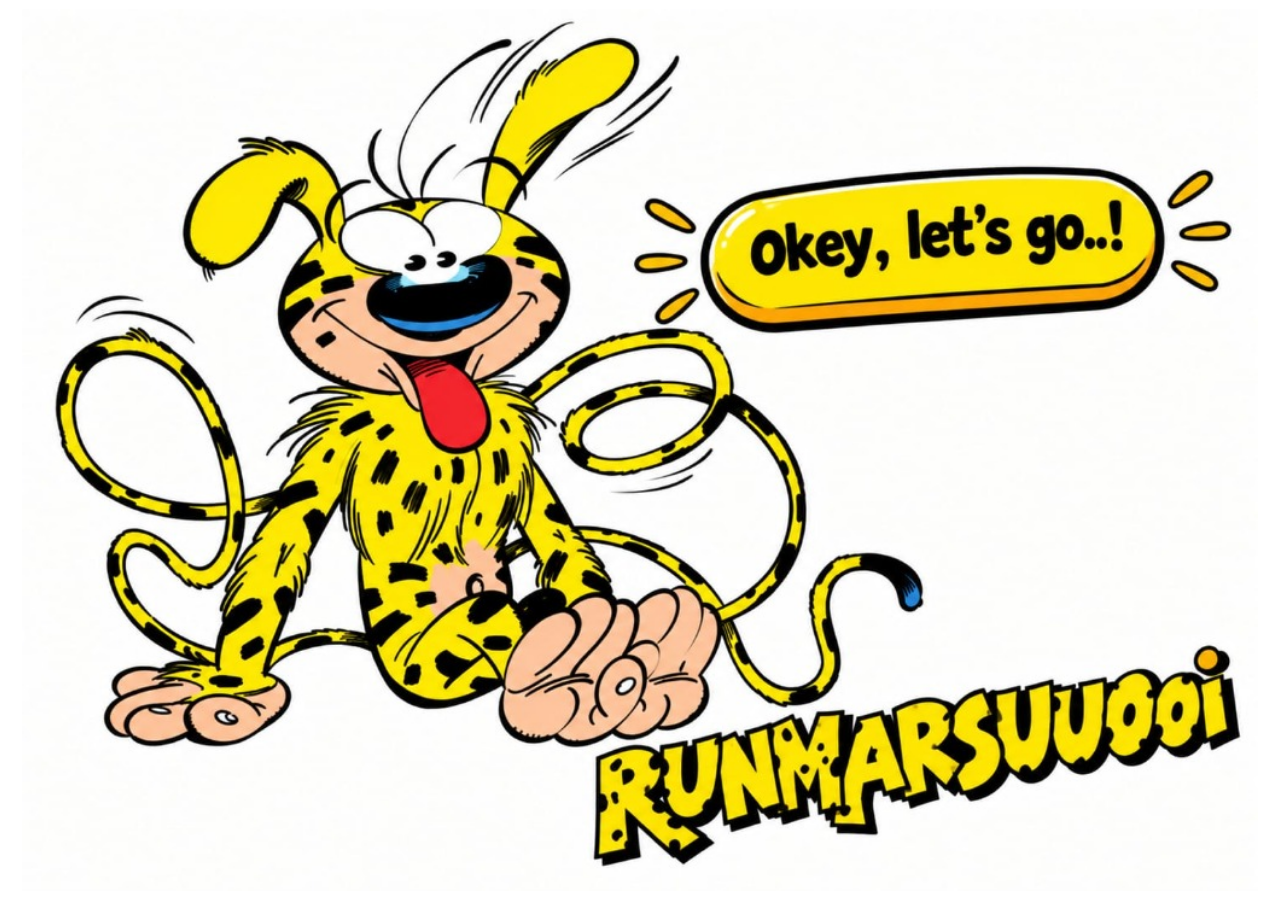
<file: index.html>
<!DOCTYPE html>
<html lang="en">
<head>
  <meta charset="UTF-8">
  <meta name="viewport" content="width=device-width, initial-scale=1.0">
  <title>Marsupilami - RUN MARSUUOO!</title>
  <meta name="description" content="Marsupilami - Okey, let's go..! RUN MARSUUOO!">
  <style>
    * {
      box-sizing: border-box;
      margin: 0;
      padding: 0;
      user-select: none;
      -webkit-user-select: none;
    }

    html, body {
      width: 100vw;
      height: 100vh;
      margin: 0;
      padding: 0;
      overflow: hidden;
      background: #ffffff;
    }

    /* Fullscreen Stage */
    .frontpage-stage {
      position: fixed;
      inset: 0;
      width: 100vw;
      height: 100vh;
      display: flex;
      align-items: center;
      justify-content: center;
      background: #ffffff;
      padding: 8px;
    }

    /* Artwork Container - Perfectly sized to keep 100% of image visible */
    .frontpage-container {
      position: relative;
      width: min(98vw, calc(98vh * (1024 / 731)));
      height: min(98vh, calc(98vw * (731 / 1024)));
      aspect-ratio: 1024 / 731;
      display: flex;
      align-items: center;
      justify-content: center;
      background: #ffffff;
    }

    /* The User's Full Artwork with RUN MARSUUOO! */
    .frontpage-img {
      width: 100%;
      height: 100%;
      object-fit: contain;
      display: block;
      pointer-events: none;
    }

    /* Interactive "Okey, let's go..!" Hotspot Button (Speech Bubble) */
    .lets-go-btn {
      position: absolute;
      /* Exact position of the yellow "Okey, let's go..!" bubble */
      left: 50.1%;
      top: 19.4%;
      width: 41.5%;
      height: 13.6%;
      border-radius: 999px;
      cursor: pointer;
      z-index: 20;
      background: transparent;
      border: none;
      outline: none;
      transition: transform 0.2s cubic-bezier(0.175, 0.885, 0.32, 1.275);
    }

    /* Subtle hover indicator on the speech bubble */
    .lets-go-btn:hover {
      transform: scale(1.05);
      background: rgba(244, 208, 63, 0.15);
      box-shadow: 0 0 25px rgba(244, 208, 63, 0.5);
    }

    .lets-go-btn:active, .lets-go-btn.pressed {
      transform: scale(0.95);
      background: rgba(244, 208, 63, 0.3);
    }

    /* Page Exit Zoom Animation */
    .page-exit {
      animation: zoomOut 0.35s ease-in forwards;
    }

    @keyframes zoomOut {
      0% { transform: scale(1); opacity: 1; }
      100% { transform: scale(1.06); opacity: 0; filter: blur(6px); }
    }
  </style>
</head>
<body>

  <!-- Full-screen Stage containing only the artwork -->
  <div class="frontpage-stage" id="frontStage">
    <div class="frontpage-container" id="frontContainer">
      <!-- Fresh un-cached original artwork showing the full image including RUN MARSUUOO! -->
      <img src="assets/runmarsu_cover.jpg?v=2026" alt="Marsupilami - RUN MARSUUOO!" class="frontpage-img">

      <!-- Interactive Clickable Hotspot over the "Okey, let's go..!" Bubble -->
      <button class="lets-go-btn" id="btnLetsGo" title="Okey, let's go..!" aria-label="Okey, let's go..!"></button>
    </div>
  </div>

  <script>
    // Audio synthesizer for click transition sound
    function playGoSound() {
      try {
        const AudioContext = window.AudioContext || window.webkitAudioContext;
        if (!AudioContext) return;
        const ctx = new AudioContext();
        const now = ctx.currentTime;

        const osc = ctx.createOscillator();
        const gain = ctx.createGain();

        osc.type = 'triangle';
        osc.frequency.setValueAtTime(350, now);
        osc.frequency.exponentialRampToValueAtTime(1100, now + 0.25);

        gain.gain.setValueAtTime(0.3, now);
        gain.gain.linearRampToValueAtTime(0.01, now + 0.28);

        osc.connect(gain);
        gain.connect(ctx.destination);

        osc.start(now);
        osc.stop(now + 0.3);
      } catch (e) {}
    }

    // Launch the game page
    function goToNextPage() {
      playGoSound();

      const container = document.getElementById('frontContainer');
      const btn = document.getElementById('btnLetsGo');

      btn.classList.add('pressed');
      container.classList.add('page-exit');

      setTimeout(() => {
        window.location.href = 'game.html?start=true';
      }, 280);
    }

    const btnLetsGo = document.getElementById('btnLetsGo');
    btnLetsGo.addEventListener('click', goToNextPage);

    // Keyboard support: Space or Enter starts game
    window.addEventListener('keydown', (e) => {
      if (e.code === 'Space' || e.code === 'Enter') {
        e.preventDefault();
        goToNextPage();
      }
    });

    // Double-click anywhere to toggle browser fullscreen if desired
    window.addEventListener('dblclick', () => {
      if (!document.fullscreenElement) {
        document.documentElement.requestFullscreen().catch(() => {});
      } else {
        if (document.exitFullscreen) document.exitFullscreen().catch(() => {});
      }
    });
  </script>
</body>
</html>
</file>
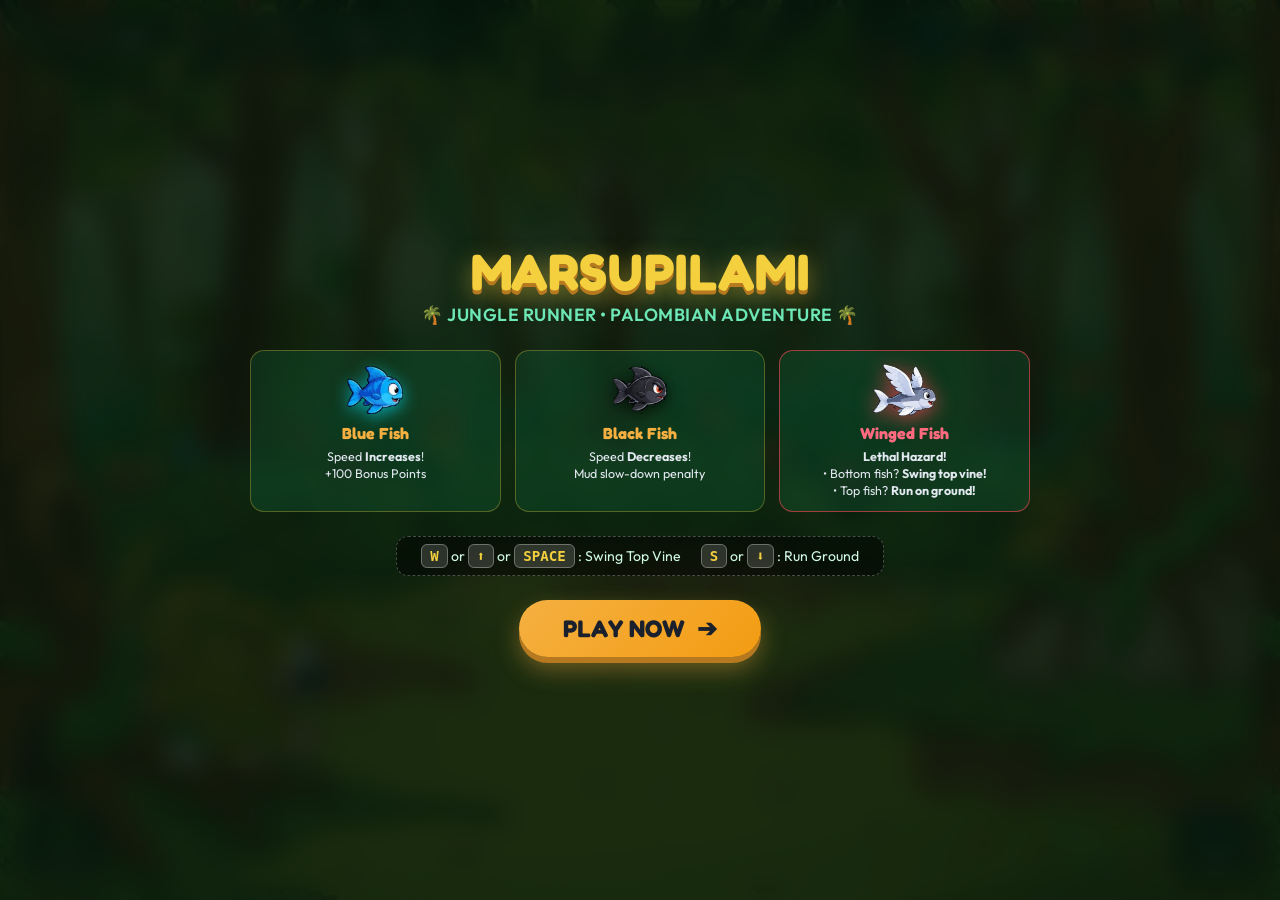
<file: game.html>
<!DOCTYPE html>
<html lang="en">
<head>
  <meta charset="UTF-8">
  <meta name="viewport" content="width=device-width, initial-scale=1.0">
  <title>Marsupilami Jungle Runner - Palombian Forest Adventure</title>
  <meta name="description" content="An exciting Marsupilami arcade runner game. Run on the ground, swing on jungle vines, catch blue fish for speed, avoid black fish, and dodge lethal winged flying fish!">
  <link rel="stylesheet" href="style.css">
</head>
<body>

  <!-- Main Game Container -->
  <div class="game-wrapper" id="gameWrapper">

    <!-- Speed Vignette Effect (Visual rush when moving fast) -->
    <div class="speed-vignette" id="speedVignette"></div>

    <!-- HTML5 Canvas -->
    <canvas id="gameCanvas" width="960" height="540"></canvas>

    <!-- Lane Status Badge -->
    <div class="lane-indicator" id="hudLaneBadge">🐾 BOTTOM GROUND RUN</div>

    <!-- Heads-Up Display (HUD) -->
    <div class="hud-container" id="hudContainer">
      <!-- Left: Distance & Speedometer -->
      <div class="hud-left">
        <div class="hud-pill">
          <span class="hud-label">DISTANCE</span>
          <span class="hud-value" id="hudDistance">0m</span>
        </div>

        <div class="hud-pill speed-pill">
          <span class="hud-label">SPEED</span>
          <div class="speed-gauge-wrap">
            <div class="speed-bar-bg">
              <div class="speed-bar-fill" id="hudSpeedFill"></div>
            </div>
            <span class="hud-value" id="hudSpeedVal">20</span>
            <span style="font-size: 0.7rem; color: #a7f3d0; font-weight: 700;">km/h</span>
          </div>
        </div>
      </div>

      <!-- Center: Score -->
      <div class="hud-center">
        <div class="hud-pill">
          <span class="hud-label">SCORE</span>
          <span class="hud-value" id="hudScore" style="color: #f4d03f; font-size: 1.4rem;">0</span>
        </div>
      </div>

      <!-- Right: Fish Caught & Sound Controls -->
      <div class="hud-right">
        <div class="fish-counters">
          <div class="fish-tag blue-tag" title="Blue Fish (+Speed)">
            <img src="assets/sprites/blue_fish.png?v=5" alt="Blue Fish" style="width: 26px; height: auto; vertical-align: middle; filter: drop-shadow(0 2px 4px rgba(0,0,0,0.5));">
            <span id="hudBlueFish">0</span>
          </div>
          <div class="fish-tag black-tag" title="Black Fish (-Speed)">
            <img src="assets/sprites/black_fish.png?v=5" alt="Black Fish" style="width: 26px; height: auto; vertical-align: middle; filter: drop-shadow(0 2px 4px rgba(0,0,0,0.5));">
            <span id="hudBlackFish">0</span>
          </div>
        </div>

        <a href="index.html" class="hud-btn" id="btnHome" title="Back to Front Page" aria-label="Back to Front Page" style="text-decoration: none;">🏠</a>
        <button class="hud-btn" id="btnFullscreen" title="Toggle Fullscreen" aria-label="Toggle Fullscreen">⛶</button>
        <button class="hud-btn" id="btnMute" title="Toggle Sound" aria-label="Toggle Sound">🔊</button>
        <button class="hud-btn" id="btnPause" title="Pause Game" aria-label="Pause Game">⏸️</button>
      </div>
    </div>

    <!-- Touch / Mobile Controls (Visible on touch devices / responsive) -->
    <div class="mobile-controls" id="mobileControls">
      <button class="touch-btn" id="btnTouchUp" aria-label="Swing on Vine">
        <span class="icon">🌿</span>
        <span>SWING</span>
      </button>
      <button class="touch-btn" id="btnTouchDown" aria-label="Run on Ground">
        <span class="icon">🐾</span>
        <span>RUN</span>
      </button>
    </div>

    <!-- START SCREEN OVERLAY -->
    <div class="overlay-screen" id="startScreen">
      <h1 class="game-title">MARSUPILAMI</h1>
      <p class="game-subtitle">🌴 JUNGLE RUNNER • PALOMBIAN ADVENTURE 🌴</p>

      <!-- Game Rules & Fish Guide -->
      <div class="guide-container">
        <!-- Blue Fish Guide -->
        <div class="guide-card">
          <div style="height: 54px; display: flex; align-items: center; justify-content: center;">
            <img src="assets/sprites/blue_fish.png?v=5" alt="Blue Fish" style="height: 48px; width: auto; filter: drop-shadow(0 4px 8px rgba(0, 229, 255, 0.6));">
          </div>
          <span class="guide-title">Blue Fish</span>
          <span class="guide-desc">Speed <strong>Increases</strong>!<br>+100 Bonus Points</span>
        </div>

        <!-- Black Fish Guide -->
        <div class="guide-card">
          <div style="height: 54px; display: flex; align-items: center; justify-content: center;">
            <img src="assets/sprites/black_fish.png?v=5" alt="Black Fish" style="height: 48px; width: auto; filter: drop-shadow(0 4px 8px rgba(0, 0, 0, 0.7));">
          </div>
          <span class="guide-title">Black Fish</span>
          <span class="guide-desc">Speed <strong>Decreases</strong>!<br>Mud slow-down penalty</span>
        </div>

        <!-- Winged Fish Hazard Guide -->
        <div class="guide-card" style="border-color: rgba(255, 71, 87, 0.6);">
          <div style="height: 54px; display: flex; align-items: center; justify-content: center;">
            <img src="assets/sprites/winged_fish.png?v=5" alt="Winged Fish" style="height: 52px; width: auto; filter: drop-shadow(0 4px 10px rgba(255, 71, 87, 0.7));">
          </div>
          <span class="guide-title" style="color: #ff6b81;">Winged Fish</span>
          <span class="guide-desc"><strong>Lethal Hazard!</strong><br>• Bottom fish? <strong>Swing top vine!</strong><br>• Top fish? <strong>Run on ground!</strong></span>
        </div>
      </div>

      <!-- Controls Hint -->
      <div class="controls-hint-box">
        <div><span class="key-badge">W</span> or <span class="key-badge">⬆️</span> or <span class="key-badge">SPACE</span> : Swing Top Vine</div>
        <div><span class="key-badge">S</span> or <span class="key-badge">⬇️</span> : Run Ground</div>
      </div>

      <button class="btn-primary" id="btnStart">
        <span>PLAY NOW</span> ➔
      </button>
    </div>

    <!-- GAME OVER SCREEN OVERLAY (Uses authentic 2nd uploaded image) -->
    <div class="overlay-screen game-over-modal hidden" id="gameOverScreen">
      <div class="game-over-container" id="gameOverContainer">
        <!-- The user's authentic Game Over image -->
        <img src="assets/game_over.jpg?v=2026" alt="GAME OVER - PLAY AGAIN" class="game-over-img">

        <!-- Back to Home Page Button Option on Last Page -->
        <a href="index.html" class="game-over-home-btn" id="btnGameOverHome" title="Back to Home Page" aria-label="Back to Home Page">
          <span>🏠</span>
          <span>HOME</span>
        </a>

        <!-- Score & High Score badge floating over top-center -->
        <div class="game-over-stats-pill">
          <span>SCORE: <strong id="goScore" style="color: #f4d03f;">0</strong></span>
          <span>•</span>
          <span>DISTANCE: <strong id="goDistance" style="color: #80d8ff;">0m</strong></span>
          <span>•</span>
          <span>BEST: <strong id="goHighScore" style="color: #69f0ae;">0</strong></span>
          <span style="display:none;" id="goBlue">0</span>
          <span style="display:none;" id="goBlack">0</span>
        </div>

        <!-- Interactive Clickable Hotspot Button over the "PLAY AGAIN" Pill in the image -->
        <button class="play-again-hotspot-btn" id="btnRestart" title="PLAY AGAIN" aria-label="PLAY AGAIN"></button>
      </div>
    </div>

    <!-- PAUSE SCREEN OVERLAY -->
    <div class="overlay-screen hidden" id="pauseScreen">
      <h2 class="game-title" style="font-size: 2.8rem;">GAME PAUSED</h2>
      <p class="game-subtitle">Take a breath in the Palombian rainforest!</p>
      <button class="btn-primary" id="btnResume" style="margin-top: 15px;">
        <span>RESUME</span> ▶️
      </button>
    </div>

  </div>

  <!-- Game Scripts (Loaded in dependency order) -->
  <script src="js/audio.js?v=9"></script>
  <script src="js/particleSystem.js?v=9"></script>
  <script src="js/background.js?v=9"></script>
  <script src="js/marsupilami.js?v=9"></script>
  <script src="js/obstacles.js?v=9"></script>
  <script src="js/game.js?v=9"></script>
</body>
</html>
</file>
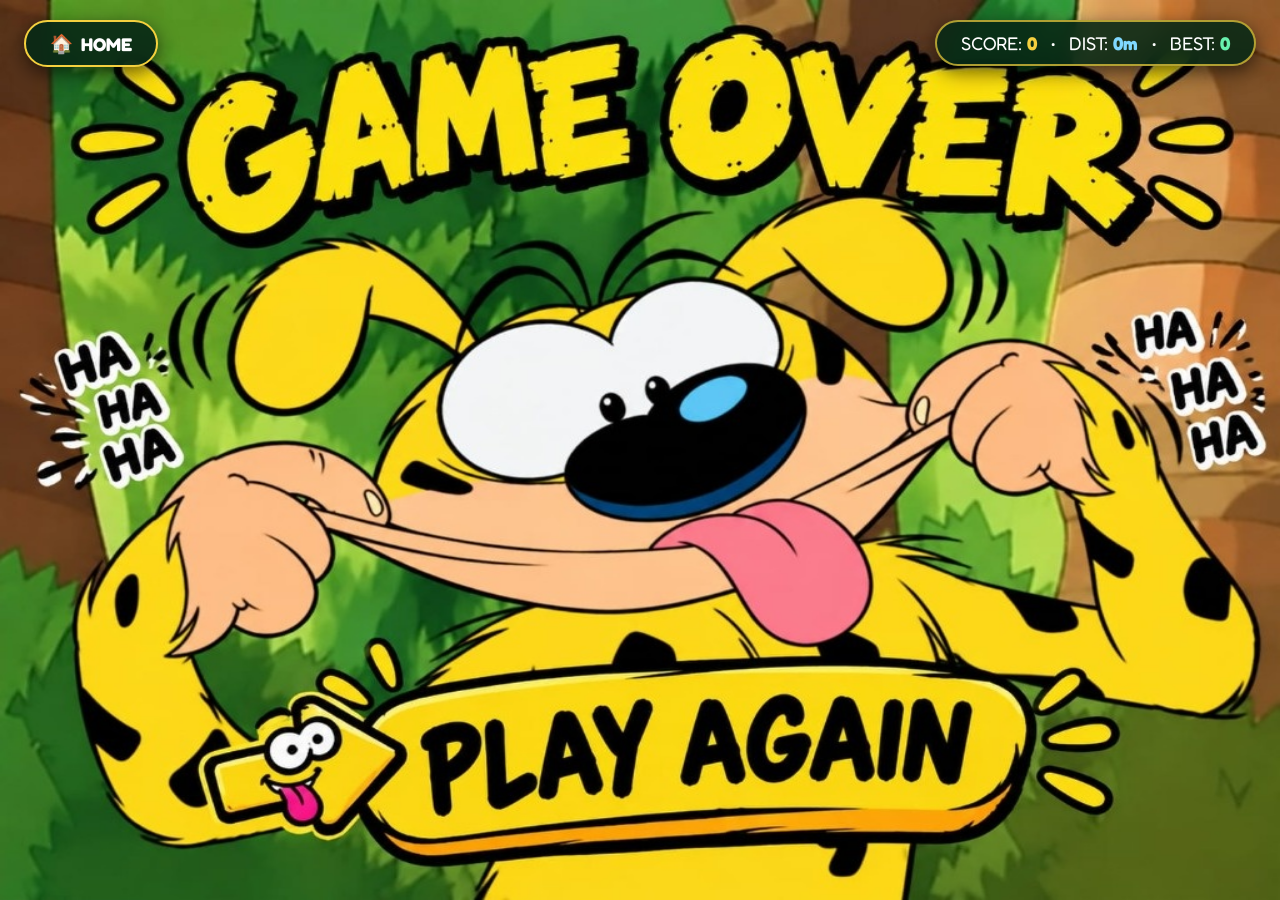
<file: gameover.html>
<!DOCTYPE html>
<html lang="en">
<head>
  <meta charset="UTF-8">
  <meta name="viewport" content="width=device-width, initial-scale=1.0">
  <title>Marsupilami - GAME OVER</title>
  <meta name="description" content="Marsupilami Game Over - Play Again or return Home">
  <link rel="stylesheet" href="https://fonts.googleapis.com/css2?family=Fredoka:wght@600;700&family=Outfit:wght@600;800&display=swap">
  <style>
    * {
      box-sizing: border-box;
      margin: 0;
      padding: 0;
      user-select: none;
      -webkit-user-select: none;
    }

    html, body {
      width: 100vw;
      height: 100vh;
      margin: 0;
      padding: 0;
      overflow: hidden;
      background: #000000;
      font-family: 'Outfit', sans-serif;
    }

    /* FULL SCREEN CONTAINER (100vw x 100vh) */
    .gameover-stage {
      position: fixed;
      inset: 0;
      width: 100vw;
      height: 100vh;
      max-width: 100vw;
      max-height: 100vh;
      overflow: hidden;
      display: flex;
      align-items: center;
      justify-content: center;
      background: #000000;
    }

    /* Authentic Game Over artwork filling 100% of screen */
    .gameover-img {
      width: 100vw;
      height: 100vh;
      object-fit: fill;
      display: block;
      pointer-events: none;
    }

    /* Top Left Home Button */
    .btn-home {
      position: absolute;
      top: 20px;
      left: 24px;
      z-index: 50;
      background: rgba(8, 41, 22, 0.92);
      backdrop-filter: blur(10px);
      -webkit-backdrop-filter: blur(10px);
      border: 2px solid #f4d03f;
      color: #ffffff;
      font-family: 'Fredoka', cursive, sans-serif;
      font-size: 1.15rem;
      font-weight: 700;
      text-decoration: none;
      padding: 10px 24px;
      border-radius: 50px;
      display: flex;
      align-items: center;
      gap: 8px;
      box-shadow: 0 6px 20px rgba(0, 0, 0, 0.6);
      cursor: pointer;
      transition: all 0.2s cubic-bezier(0.175, 0.885, 0.32, 1.275);
    }

    .btn-home:hover {
      transform: scale(1.08);
      background: #f4d03f;
      color: #071f11;
      border-color: #ffffff;
      box-shadow: 0 8px 25px rgba(244, 208, 63, 0.8);
    }

    .btn-home:active {
      transform: scale(0.96);
    }

    /* Top Right Stats Pill */
    .stats-pill {
      position: absolute;
      top: 20px;
      right: 24px;
      z-index: 50;
      background: rgba(8, 41, 22, 0.9);
      backdrop-filter: blur(10px);
      -webkit-backdrop-filter: blur(10px);
      border: 2px solid rgba(244, 208, 63, 0.7);
      border-radius: 35px;
      padding: 10px 24px;
      font-family: 'Fredoka', cursive, sans-serif;
      font-size: 1.15rem;
      color: #ffffff;
      display: flex;
      align-items: center;
      gap: 14px;
      box-shadow: 0 6px 20px rgba(0, 0, 0, 0.6);
    }

    .stat-val-score { color: #f4d03f; font-weight: 700; }
    .stat-val-dist  { color: #80d8ff; font-weight: 700; }
    .stat-val-best  { color: #69f0ae; font-weight: 700; }

    /* Interactive Hotspot Button on the "PLAY AGAIN" pill in the image */
    .play-again-btn {
      position: absolute;
      left: 6%;
      top: 71%;
      width: 88%;
      height: 27%;
      border-radius: 999px;
      cursor: pointer;
      z-index: 40;
      background: transparent;
      border: none;
      outline: none;
      transition: transform 0.15s ease, background 0.2s ease;
    }

    .play-again-btn:hover {
      background: rgba(244, 208, 63, 0.18);
    }

    .play-again-btn:active {
      background: rgba(244, 208, 63, 0.35);
      transform: scale(0.98);
    }

    /* Page transition exit */
    .exit-anim {
      animation: fadeOut 0.25s ease-out forwards;
    }

    @keyframes fadeOut {
      0% { opacity: 1; transform: scale(1); }
      100% { opacity: 0; transform: scale(1.04); }
    }
  </style>
</head>
<body>

  <div class="gameover-stage" id="stage">
    <!-- Full-screen authentic image -->
    <img src="assets/game_over.jpg?v=2026" alt="GAME OVER - PLAY AGAIN" class="gameover-img">

    <!-- Top Left Home Navigation -->
    <a href="index.html" class="btn-home" id="btnHome" title="Back to Home Page">
      <span>🏠</span>
      <span>HOME</span>
    </a>

    <!-- Top Right Stats Display -->
    <div class="stats-pill">
      <span>SCORE: <strong class="stat-val-score" id="valScore">0</strong></span>
      <span>•</span>
      <span>DIST: <strong class="stat-val-dist" id="valDist">0m</strong></span>
      <span>•</span>
      <span>BEST: <strong class="stat-val-best" id="valBest">0</strong></span>
    </div>

    <!-- Hotspot Button over the "PLAY AGAIN" pill -->
    <button class="play-again-btn" id="btnPlayAgain" title="PLAY AGAIN" aria-label="PLAY AGAIN"></button>
  </div>

  <script>
    // Load live scores from localStorage
    const score = localStorage.getItem('marsu_last_score') || '0';
    const dist = localStorage.getItem('marsu_last_distance') || '0';
    const best = localStorage.getItem('marsu_highscore') || '0';

    document.getElementById('valScore').textContent = score;
    document.getElementById('valDist').textContent = dist + 'm';
    document.getElementById('valBest').textContent = best;

    // Restart game function
    function playAgain() {
      const stage = document.getElementById('stage');
      stage.classList.add('exit-anim');
      setTimeout(() => {
        window.location.href = 'game.html?start=true';
      }, 150);
    }

    // Go Home function
    function goHome() {
      const stage = document.getElementById('stage');
      stage.classList.add('exit-anim');
      setTimeout(() => {
        window.location.href = 'index.html';
      }, 150);
    }

    // Play Again button click
    document.getElementById('btnPlayAgain').addEventListener('click', playAgain);

    // Also allow clicking anywhere on the lower third of the screen
    document.getElementById('stage').addEventListener('click', (e) => {
      if (e.target.closest('#btnHome')) return;
      const yRatio = e.clientY / window.innerHeight;
      if (yRatio > 0.65) {
        playAgain();
      }
    });

    // Keyboard controls
    window.addEventListener('keydown', (e) => {
      if (e.code === 'Space' || e.code === 'Enter') {
        e.preventDefault();
        playAgain();
      } else if (e.code === 'Escape' || e.key === 'h' || e.key === 'H') {
        e.preventDefault();
        goHome();
      }
    });
  </script>
</body>
</html>
</file>
<file: style.css>
/* =========================================================
   MARSUPILAMI JUNGLE RUNNER - STYLES
   Palombian Rainforest Theme with Arcade Glassmorphism
   ========================================================= */

@import url('https://fonts.googleapis.com/css2?family=Fredoka:wght@400;600;700&family=Outfit:wght@400;600;800;900&display=swap');

:root {
  --primary-gold: #f5b041;
  --marsu-yellow: #f4d03f;
  --jungle-emerald: #107a48;
  --jungle-deep: #082916;
  --jungle-dark: #05140b;
  --accent-cyan: #00e5ff;
  --accent-danger: #ff4757;
  --accent-mud: #5d4037;
  --text-light: #ffffff;
  --text-muted: #c8e6c9;
  --glass-bg: rgba(8, 41, 22, 0.75);
  --glass-border: rgba(244, 208, 63, 0.35);
  --font-display: 'Fredoka', cursive, sans-serif;
  --font-ui: 'Outfit', sans-serif;
}

* {
  box-sizing: border-box;
  margin: 0;
  padding: 0;
  user-select: none;
  -webkit-user-select: none;
}

html, body {
  width: 100%;
  height: 100%;
  margin: 0;
  padding: 0;
  overflow: hidden;
  background: #05140b;
}

body {
  background: radial-gradient(circle at 50% 30%, #1a4d2e, #0c2b18, #05140b);
  font-family: var(--font-ui);
  color: var(--text-light);
  width: 100vw;
  height: 100vh;
  display: flex;
  flex-direction: column;
  align-items: center;
  justify-content: center;
  overflow: hidden;
  position: relative;
}

/* Background animated jungle spores */
body::before {
  content: '';
  position: absolute;
  inset: 0;
  background-image: 
    radial-gradient(2px 2px at 20px 30px, #f4d03f, rgba(0,0,0,0)),
    radial-gradient(2px 2px at 70px 90px, #2ecc71, rgba(0,0,0,0)),
    radial-gradient(3px 3px at 150px 180px, #f5b041, rgba(0,0,0,0)),
    radial-gradient(2px 2px at 250px 80px, #00e5ff, rgba(0,0,0,0));
  background-size: 300px 300px;
  animation: floatJungleSpores 30s linear infinite;
  opacity: 0.25;
  pointer-events: none;
}

@keyframes floatJungleSpores {
  0% { transform: translateY(0); }
  100% { transform: translateY(-300px); }
}

/* Main Game Wrapper - FULL SCREEN (100vw x 100vh) */
.game-wrapper {
  position: fixed;
  inset: 0;
  width: 100vw;
  height: 100vh;
  max-width: 100vw;
  max-height: 100vh;
  background: #000;
  border-radius: 0;
  border: none;
  box-shadow: none;
  overflow: hidden;
  display: flex;
  align-items: center;
  justify-content: center;
}

/* HTML5 Canvas - Stretches to fill entire screen */
#gameCanvas {
  width: 100%;
  height: 100%;
  display: block;
  object-fit: fill;
  image-rendering: -webkit-optimize-contrast;
  image-rendering: crisp-edges;
}

/* Screen Shake on Collision */
.screen-shake {
  animation: shake 0.45s cubic-bezier(.36,.07,.19,.97) both;
}

@keyframes shake {
  10%, 90% { transform: translate3d(-3px, -2px, 0); }
  20%, 80% { transform: translate3d(5px, 4px, 0); }
  30%, 50%, 70% { transform: translate3d(-6px, -4px, 0); }
  40%, 60% { transform: translate3d(6px, 4px, 0); }
}

/* Speed Lines Blur Effect */
.speed-vignette {
  position: absolute;
  inset: 0;
  pointer-events: none;
  opacity: 0;
  transition: opacity 0.3s ease;
  background: radial-gradient(circle, transparent 55%, rgba(0, 229, 255, 0.2) 90%, rgba(244, 208, 63, 0.3) 100%);
}

.speed-vignette.active {
  opacity: 1;
}

/* =========================================================
   HEADS-UP DISPLAY (HUD)
   ========================================================= */
.hud-container {
  position: absolute;
  top: 0;
  left: 0;
  right: 0;
  padding: 16px 24px;
  display: flex;
  justify-content: space-between;
  align-items: flex-start;
  pointer-events: none;
  z-index: 10;
}

.hud-left, .hud-right, .hud-center {
  display: flex;
  gap: 12px;
  align-items: center;
}

.hud-pill {
  background: var(--glass-bg);
  backdrop-filter: blur(10px);
  -webkit-backdrop-filter: blur(10px);
  border: 1px solid var(--glass-border);
  padding: 8px 16px;
  border-radius: 50px;
  display: flex;
  align-items: center;
  gap: 10px;
  box-shadow: 0 4px 15px rgba(0, 0, 0, 0.4);
}

.hud-label {
  font-size: 0.75rem;
  font-weight: 800;
  text-transform: uppercase;
  letter-spacing: 1px;
  color: var(--primary-gold);
}

.hud-value {
  font-family: var(--font-display);
  font-size: 1.25rem;
  font-weight: 700;
  color: #fff;
  min-width: 45px;
}

/* Speedometer Gauge */
.speed-pill {
  border-color: rgba(0, 229, 255, 0.4);
}

.speed-gauge-wrap {
  display: flex;
  align-items: center;
  gap: 6px;
}

.speed-bar-bg {
  width: 80px;
  height: 10px;
  background: rgba(255, 255, 255, 0.15);
  border-radius: 6px;
  overflow: hidden;
  position: relative;
}

.speed-bar-fill {
  height: 100%;
  width: 30%;
  background: linear-gradient(90deg, #2ecc71, #f4d03f, #ff4757);
  border-radius: 6px;
  transition: width 0.15s ease-out;
}

/* Fish Stat Badges */
.fish-counters {
  display: flex;
  gap: 8px;
}

.fish-tag {
  background: rgba(8, 41, 22, 0.85);
  border: 1px solid rgba(255, 255, 255, 0.15);
  border-radius: 20px;
  padding: 5px 12px;
  display: flex;
  align-items: center;
  gap: 6px;
  font-weight: 700;
  font-size: 0.9rem;
}

.fish-tag.blue-tag {
  border-color: rgba(0, 229, 255, 0.5);
  color: #80d8ff;
}

.fish-tag.black-tag {
  border-color: rgba(141, 110, 99, 0.5);
  color: #b0bec5;
}

/* Audio & Pause Controls in HUD */
.hud-btn {
  pointer-events: auto;
  cursor: pointer;
  background: var(--glass-bg);
  border: 1px solid var(--glass-border);
  color: #fff;
  width: 40px;
  height: 40px;
  border-radius: 50%;
  display: flex;
  align-items: center;
  justify-content: center;
  font-size: 1.1rem;
  transition: all 0.2s ease;
  box-shadow: 0 4px 12px rgba(0, 0, 0, 0.4);
}

.hud-btn:hover {
  transform: scale(1.1);
  background: var(--primary-gold);
  color: var(--jungle-dark);
  border-color: #fff;
}

/* Lane Indicator Notice */
.lane-indicator {
  position: absolute;
  top: 70px;
  left: 50%;
  transform: translateX(-50%);
  background: rgba(0, 0, 0, 0.6);
  border-radius: 20px;
  padding: 4px 16px;
  font-size: 0.85rem;
  font-weight: 700;
  color: #a7f3d0;
  border: 1px solid rgba(46, 204, 113, 0.4);
  letter-spacing: 0.5px;
  pointer-events: none;
  transition: all 0.2s ease;
}

/* =========================================================
   OVERLAY SCREENS (Start, Game Over, Pause)
   ========================================================= */
.overlay-screen {
  position: absolute;
  inset: 0;
  background: rgba(5, 20, 11, 0.88);
  backdrop-filter: blur(12px);
  -webkit-backdrop-filter: blur(12px);
  display: flex;
  flex-direction: column;
  align-items: center;
  justify-content: center;
  padding: 30px;
  z-index: 20;
  opacity: 1;
  visibility: visible;
  transition: opacity 0.3s ease, visibility 0.3s ease;
  text-align: center;
}

.overlay-screen.hidden {
  opacity: 0;
  visibility: hidden;
  pointer-events: none;
}

/* Game Title */
.game-title {
  font-family: var(--font-display);
  font-size: 3.2rem;
  font-weight: 700;
  line-height: 1.1;
  color: var(--marsu-yellow);
  text-shadow: 
    0 4px 0 #b7791f,
    0 8px 25px rgba(244, 208, 63, 0.5);
  letter-spacing: 1px;
  margin-bottom: 4px;
}

.game-subtitle {
  font-size: 1.1rem;
  color: #6ee7b7;
  font-weight: 600;
  margin-bottom: 24px;
  letter-spacing: 0.5px;
}

/* Instructions Cards */
.guide-container {
  display: grid;
  grid-template-columns: repeat(3, 1fr);
  gap: 14px;
  max-width: 780px;
  width: 100%;
  margin-bottom: 24px;
}

.guide-card {
  background: rgba(16, 122, 72, 0.25);
  border: 1px solid rgba(244, 208, 63, 0.3);
  border-radius: 14px;
  padding: 12px 14px;
  display: flex;
  flex-direction: column;
  align-items: center;
  gap: 6px;
  transition: transform 0.2s ease;
}

.guide-card:hover {
  transform: translateY(-3px);
  border-color: var(--primary-gold);
}

.guide-icon {
  font-size: 1.8rem;
}

.guide-title {
  font-family: var(--font-display);
  font-size: 1rem;
  font-weight: 700;
  color: var(--primary-gold);
}

.guide-desc {
  font-size: 0.78rem;
  color: #e2e8f0;
  line-height: 1.35;
}

/* Controls Hint Box */
.controls-hint-box {
  background: rgba(0, 0, 0, 0.5);
  border: 1px dashed rgba(255, 255, 255, 0.25);
  border-radius: 12px;
  padding: 10px 24px;
  margin-bottom: 24px;
  display: flex;
  gap: 20px;
  align-items: center;
  font-size: 0.88rem;
  color: #d1fae5;
}

.key-badge {
  background: rgba(255, 255, 255, 0.15);
  border: 1px solid rgba(255, 255, 255, 0.3);
  border-radius: 6px;
  padding: 3px 8px;
  font-family: monospace;
  font-weight: 700;
  color: var(--marsu-yellow);
}

/* Primary Action Buttons */
.btn-primary {
  background: linear-gradient(135deg, #f5b041, #f39c12);
  color: #1a202c;
  font-family: var(--font-display);
  font-size: 1.5rem;
  font-weight: 700;
  padding: 14px 44px;
  border: none;
  border-radius: 50px;
  cursor: pointer;
  box-shadow: 
    0 6px 0 #b7791f,
    0 12px 25px rgba(245, 176, 65, 0.4);
  transition: all 0.15s ease;
  display: inline-flex;
  align-items: center;
  gap: 12px;
}

.btn-primary:hover {
  transform: translateY(-2px);
  box-shadow: 
    0 8px 0 #b7791f,
    0 16px 30px rgba(245, 176, 65, 0.6);
  background: linear-gradient(135deg, #f7c06d, #f5b041);
}

.btn-primary:active {
  transform: translateY(4px);
  box-shadow: 0 2px 0 #b7791f;
}

/* =========================================================
   GAME OVER MODAL
   ========================================================= */
/* =========================================================
   GAME OVER SCREEN (Authentic Artwork - 100% Full Screen)
   ========================================================= */
.game-over-modal {
  position: fixed;
  inset: 0;
  width: 100vw;
  height: 100vh;
  max-width: 100vw;
  max-height: 100vh;
  padding: 0 !important;
  margin: 0 !important;
  background: #000000;
  display: flex;
  align-items: center;
  justify-content: center;
  z-index: 100;
}

.game-over-container {
  position: relative;
  width: 100vw;
  height: 100vh;
  max-width: 100vw;
  max-height: 100vh;
  margin: 0;
  padding: 0;
  border-radius: 0;
  border: none;
  box-shadow: none;
  overflow: hidden;
  display: flex;
  align-items: center;
  justify-content: center;
  background: #000000;
}

.game-over-img {
  width: 100%;
  height: 100%;
  object-fit: fill;
  display: block;
  pointer-events: none;
}

/* Home Button on Game Over Screen */
.game-over-home-btn {
  position: absolute;
  top: 20px;
  left: 24px;
  z-index: 60;
  pointer-events: auto;
  background: rgba(8, 41, 22, 0.92);
  backdrop-filter: blur(10px);
  -webkit-backdrop-filter: blur(10px);
  border: 2px solid #f4d03f;
  color: #fff;
  font-family: var(--font-display);
  font-size: 1.1rem;
  font-weight: 700;
  text-decoration: none;
  padding: 8px 22px;
  border-radius: 50px;
  display: flex;
  align-items: center;
  gap: 8px;
  box-shadow: 0 6px 20px rgba(0, 0, 0, 0.5);
  cursor: pointer;
  transition: all 0.2s ease;
}

.game-over-home-btn:hover {
  transform: scale(1.08);
  background: #f4d03f;
  color: #071f11;
  border-color: #fff;
  box-shadow: 0 8px 25px rgba(244, 208, 63, 0.7);
}

/* Floating Stats Pill on Game Over */
.game-over-stats-pill {
  position: absolute;
  top: 20px;
  right: 24px;
  left: auto;
  transform: none;
  background: rgba(8, 41, 22, 0.88);
  backdrop-filter: blur(8px);
  border: 2px solid rgba(244, 208, 63, 0.6);
  border-radius: 30px;
  padding: 8px 22px;
  font-family: var(--font-display);
  font-size: 1.1rem;
  color: #fff;
  display: flex;
  align-items: center;
  gap: 14px;
  box-shadow: 0 6px 20px rgba(0, 0, 0, 0.4);
  z-index: 25;
}

/* Interactive Hotspot Button on "PLAY AGAIN" (covers button and character arrow) */
.play-again-hotspot-btn {
  position: absolute;
  left: 6%;
  top: 72%;
  width: 88%;
  height: 26%;
  border-radius: 999px;
  cursor: pointer;
  z-index: 50;
  pointer-events: auto;
  background: transparent;
  border: 3px solid transparent;
  outline: none;
  display: flex;
  align-items: center;
  justify-content: center;
  transition: transform 0.15s cubic-bezier(0.175, 0.885, 0.32, 1.275), box-shadow 0.2s ease;
}

.play-again-hotspot-btn:hover {
  transform: scale(1.03);
  background: rgba(244, 208, 63, 0.25);
  box-shadow: 0 0 40px rgba(244, 208, 63, 0.85);
  border-color: rgba(244, 208, 63, 0.7);
}

.play-again-hotspot-btn:active, .play-again-hotspot-btn.pressed {
  transform: scale(0.96);
  background: rgba(244, 208, 63, 0.5);
}

/* =========================================================
   MOBILE / TOUCH CONTROLS
   ========================================================= */
.mobile-controls {
  position: absolute;
  bottom: 18px;
  left: 20px;
  right: 20px;
  display: flex;
  justify-content: space-between;
  pointer-events: none;
  z-index: 15;
}

.touch-btn {
  pointer-events: auto;
  width: 90px;
  height: 80px;
  border-radius: 20px;
  background: rgba(8, 41, 22, 0.75);
  backdrop-filter: blur(8px);
  -webkit-backdrop-filter: blur(8px);
  border: 2px solid var(--marsu-yellow);
  color: #fff;
  font-family: var(--font-display);
  font-size: 1rem;
  display: flex;
  flex-direction: column;
  align-items: center;
  justify-content: center;
  gap: 4px;
  cursor: pointer;
  transition: all 0.1s ease;
  box-shadow: 0 8px 20px rgba(0, 0, 0, 0.5);
}

.touch-btn:active, .touch-btn.active {
  transform: scale(0.92);
  background: var(--primary-gold);
  color: #000;
}

.touch-btn span.icon {
  font-size: 1.6rem;
}

/* Footer Credits */
.game-footer {
  position: absolute;
  bottom: 8px;
  left: 50%;
  transform: translateX(-50%);
  font-size: 0.8rem;
  color: rgba(255, 255, 255, 0.45);
  display: flex;
  align-items: center;
  gap: 16px;
  pointer-events: none;
  z-index: 10;
  white-space: nowrap;
}

.game-footer a {
  color: var(--marsu-yellow);
  text-decoration: none;
}

/* Responsive Scaling for smaller screens */
@media (max-width: 860px) {
  .game-title {
    font-size: 2.2rem;
  }
  .guide-container {
    grid-template-columns: 1fr;
    max-width: 320px;
    gap: 8px;
  }
  .guide-card {
    padding: 8px 10px;
  }
  .guide-desc {
    font-size: 0.72rem;
  }
  .stats-grid {
    grid-template-columns: repeat(2, 1fr);
  }
  .hud-pill {
    padding: 5px 10px;
  }
  .speed-bar-bg {
    width: 50px;
  }
}
</file>
